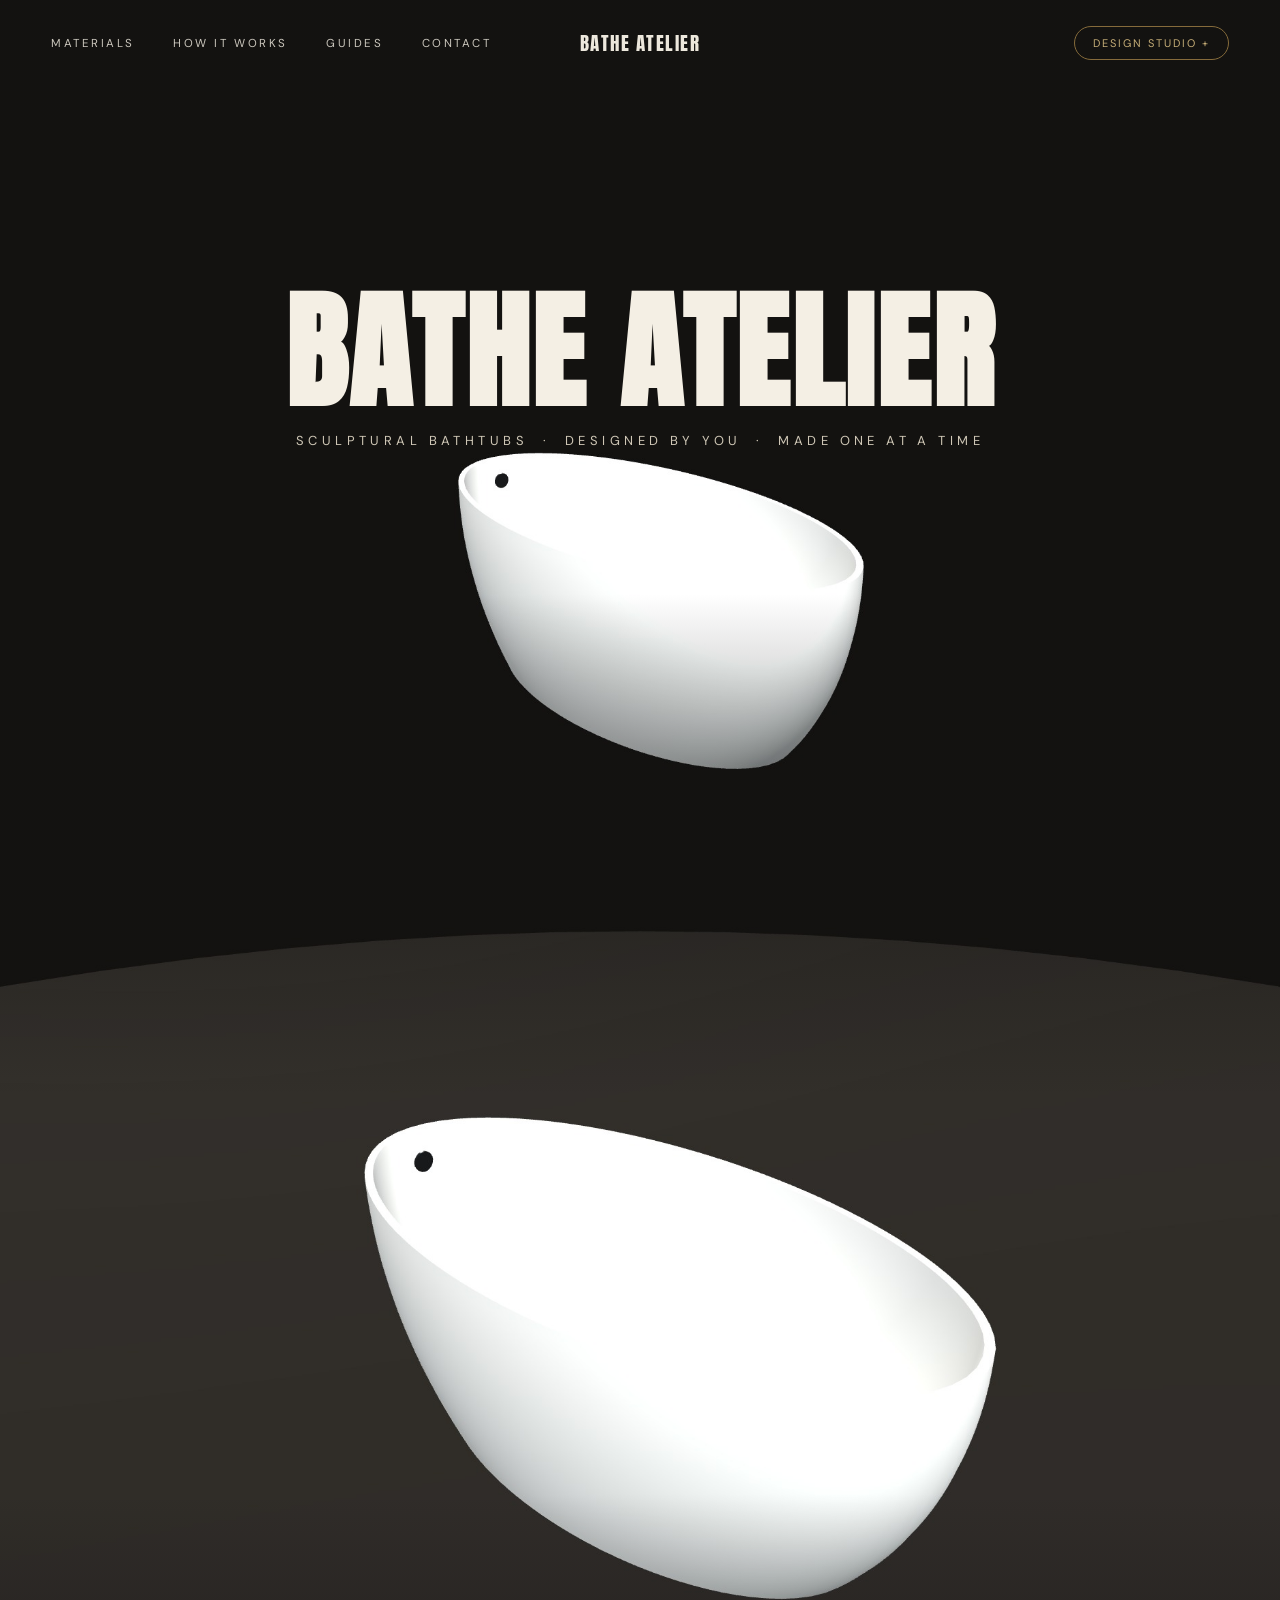
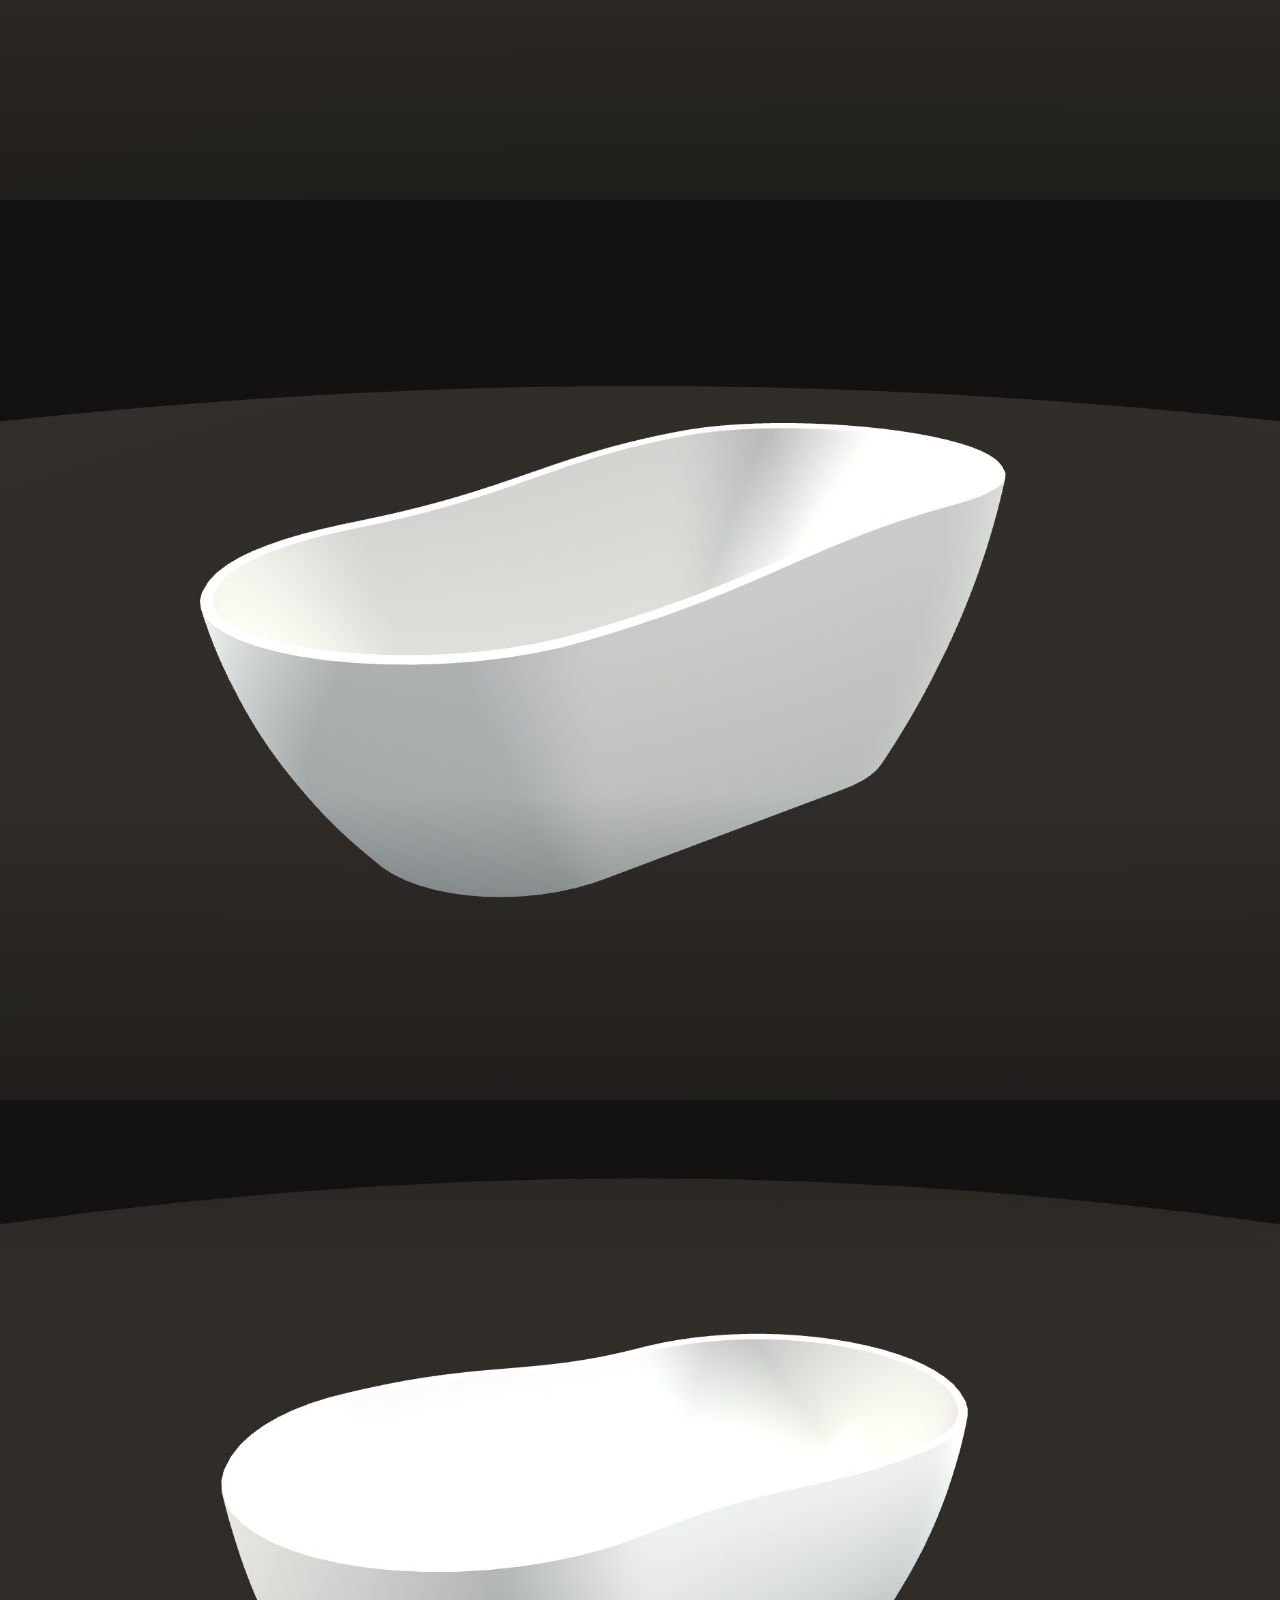
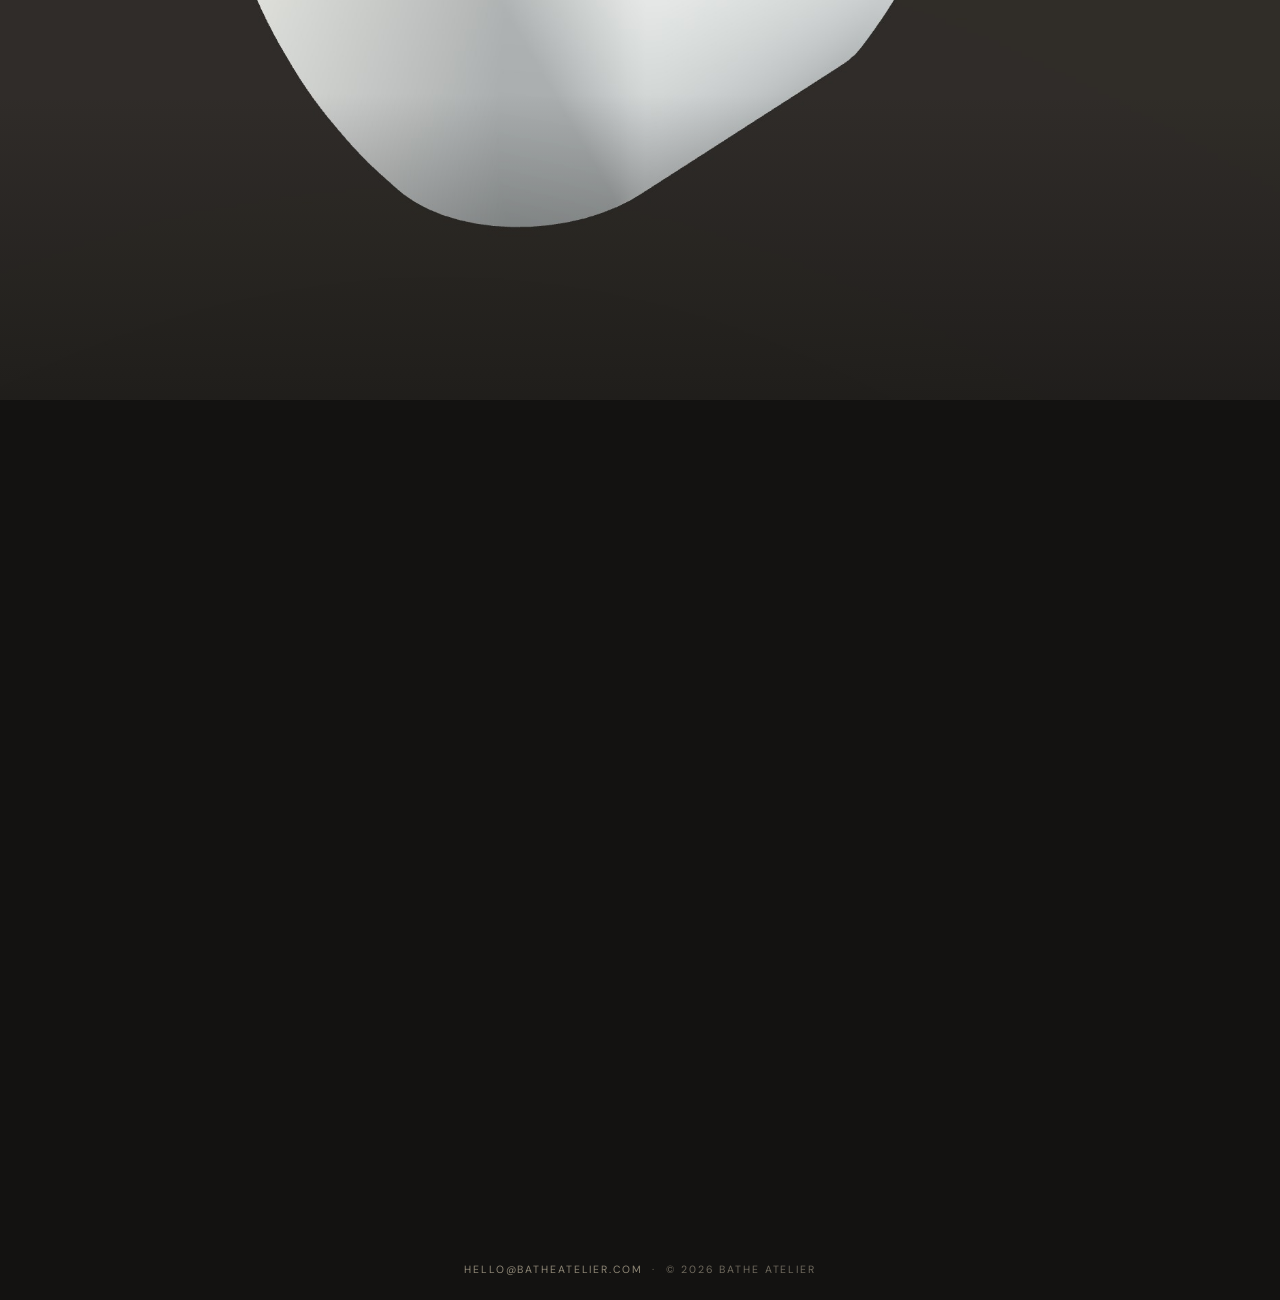
<file: index.html>
<!DOCTYPE html>
<html lang="en">
<head>
<meta charset="UTF-8">
<meta name="viewport" content="width=device-width, initial-scale=1.0">
<title>Bathe Atelier — Sculptural Bathtubs, Made to Order</title>
<meta name="description" content="Sculptural freestanding bathtubs, designed by you and made to order — one at a time. Shape yours in the 3D Design Studio.">
<link rel="canonical" href="https://batheatelier.com/">
<meta property="og:type" content="website">
<meta property="og:site_name" content="Bathe Atelier">
<meta property="og:title" content="Bathe Atelier — Sculptural Bathtubs, Made to Order">
<meta property="og:description" content="Sculptural freestanding bathtubs, designed by you and made to order — one at a time.">
<link rel="preconnect" href="https://fonts.googleapis.com">
<link rel="preconnect" href="https://fonts.gstatic.com" crossorigin>
<link href="https://fonts.googleapis.com/css2?family=Anton&family=DM+Sans:opsz,wght@9..40,300..700&display=swap" rel="stylesheet">
<style>
  * { margin:0; padding:0; box-sizing:border-box; }
  html { scroll-behavior:smooth; }
  body { background:#131211; color:#ece7dc; font-family:"DM Sans",system-ui,sans-serif; }
  ::selection { background:#9a7b43; color:#131211; }

  /* ===== 懸浮極簡導覽 ===== */
  nav { position:fixed; inset:0 0 auto 0; z-index:50; display:flex; align-items:center; justify-content:space-between;
        padding:26px clamp(20px,4vw,56px); }
  nav .links { display:flex; gap:clamp(18px,3vw,44px); }
  nav a { color:#ece7dc; text-decoration:none; font-size:11.5px; letter-spacing:.22em; text-transform:uppercase; opacity:.85; transition:opacity .2s; }
  nav a:hover { opacity:1; }
  nav .brand { font-family:'Anton',sans-serif; font-size:19px; letter-spacing:.08em; color:#ece7dc; text-decoration:none;
               position:absolute; left:50%; transform:translateX(-50%); opacity:1; }
  nav .cta { border:1px solid #9a7b43; border-radius:999px; padding:9px 18px; color:#e6c98a; font-size:11px; letter-spacing:.18em; }
  nav .cta:hover { background:#9a7b43; color:#131211; opacity:1; }

  /* ===== 全螢幕幕式段落 ===== */
  main { scroll-snap-type:y proximity; }
  section.act { position:relative; height:100vh; min-height:640px; scroll-snap-align:start; overflow:hidden;
                display:flex; align-items:center; justify-content:center; }
  section.act .bg { position:absolute; inset:0; background-size:cover; background-position:center;
                    transform:scale(1.06); animation:drift 26s ease-in-out infinite alternate; }
  @keyframes drift { from { transform:scale(1.06) translateY(0); } to { transform:scale(1.12) translateY(-1.5%); } }
  section.act .veil { position:absolute; inset:0; background:linear-gradient(to top, rgba(19,18,17,.55) 0%, rgba(19,18,17,0) 34%),
                                              linear-gradient(to bottom, rgba(19,18,17,.35) 0%, rgba(19,18,17,0) 22%); }

  /* Hero */
  .hero-center { position:relative; text-align:center; padding:0 20px; transform:translateY(-9vh); }
  .hero-center h1 { font-family:'Anton',sans-serif; font-size:clamp(52px,10vw,150px); line-height:.98; letter-spacing:.02em; color:#f4efe4;
                    text-transform:uppercase; }
  .hero-center .sub { margin-top:18px; font-size:clamp(10.5px,1.2vw,13px); letter-spacing:.34em; text-transform:uppercase; color:#cfc7b6; }
  .scroll-cue { position:absolute; bottom:30px; left:50%; transform:translateX(-50%); width:1px; height:56px; overflow:hidden; }
  .scroll-cue::after { content:''; position:absolute; left:0; top:-56px; width:1px; height:56px; background:#e6c98a; animation:cue 2.2s ease-in-out infinite; }
  @keyframes cue { 55%,100% { transform:translateY(112px); } }

  /* 幕：作品 */
  .caption { position:absolute; left:clamp(20px,4vw,56px); bottom:clamp(26px,4vh,44px); max-width:70%; }
  .caption .name { font-family:'Anton',sans-serif; font-size:clamp(38px,6vw,84px); letter-spacing:.03em; text-transform:uppercase; color:#f4efe4; line-height:1; }
  .caption .line { margin-top:10px; font-size:clamp(12px,1.3vw,15px); letter-spacing:.12em; color:#cfc7b6; text-transform:uppercase; }
  .act-cta { position:absolute; right:clamp(20px,4vw,56px); bottom:clamp(30px,4.5vh,48px); border:1px solid rgba(236,231,220,.55);
             border-radius:999px; padding:12px 22px; color:#ece7dc; text-decoration:none; font-size:11.5px; letter-spacing:.2em;
             text-transform:uppercase; backdrop-filter:blur(4px); transition:all .25s; white-space:nowrap; }
  .act-cta:hover { background:#ece7dc; color:#131211; border-color:#ece7dc; }

  /* 進場動效 */
  .rise { opacity:0; transform:translateY(26px); transition:opacity .9s ease, transform .9s ease; }
  .in .rise { opacity:1; transform:none; }
  .in .rise.d1 { transition-delay:.12s; } .in .rise.d2 { transition-delay:.24s; }

  /* 終幕 CTA */
  .finale { background:#131211; flex-direction:column; text-align:center; }
  .finale h2 { font-family:'Anton',sans-serif; font-size:clamp(46px,9vw,130px); letter-spacing:.02em; text-transform:uppercase; color:#f4efe4; line-height:1; }
  .finale p { margin:22px 0 34px; font-size:clamp(12px,1.4vw,15px); letter-spacing:.22em; text-transform:uppercase; color:#b5ac9c; }
  .finale .go { border:1px solid #9a7b43; background:transparent; border-radius:999px; padding:16px 34px; color:#e6c98a; font-size:12.5px;
                letter-spacing:.24em; text-transform:uppercase; text-decoration:none; transition:all .25s; }
  .finale .go:hover { background:#9a7b43; color:#131211; }
  footer { position:absolute; bottom:24px; left:0; right:0; text-align:center; font-size:10.5px; letter-spacing:.18em;
           color:#6f695d; text-transform:uppercase; }
  footer a { color:#8f8776; text-decoration:none; }

  @media (max-width:760px){
    nav .links { display:none; }
    nav .brand { position:static; transform:none; }
    .caption { max-width:88%; bottom:96px; }
    .act-cta { right:auto; left:clamp(20px,4vw,56px); }
  }
</style>
</head>
<body>

<nav>
  <div class="links">
    <a href="materials.html">Materials</a>
    <a href="how-it-works.html">How it works</a>
    <a href="guides.html">Guides</a>
    <a href="contact.html">Contact</a>
  </div>
  <a class="brand" href="index.html">BATHE&nbsp;ATELIER</a>
  <a class="cta" href="customize.html">Design Studio +</a>
</nav>

<main>
  <!-- 第一幕：Hero（開場影片之後會放在這裡；目前以渲染圖佔位） -->
  <section class="act" id="hero">
    <div class="bg" style="background-image:url('assets/hero-darwin.jpg')"></div>
    <div class="veil"></div>
    <div class="hero-center">
      <h1 class="rise">Bathe Atelier</h1>
      <div class="sub rise d1">Sculptural bathtubs &nbsp;·&nbsp; designed by you &nbsp;·&nbsp; made one at a time</div>
    </div>
    <div class="scroll-cue"></div>
  </section>

  <!-- 第二幕：Darwin -->
  <section class="act">
    <div class="bg" style="background-image:url('assets/act-darwin.jpg')"></div>
    <div class="veil"></div>
    <div class="caption">
      <div class="name rise">Darwin</div>
      <div class="line rise d1">Carved by water</div>
    </div>
    <a class="act-cta rise d2" href="customize.html">Design from this →</a>
  </section>

  <!-- 第三幕：Marbella -->
  <section class="act">
    <div class="bg" style="background-image:url('assets/act-marbella.jpg')"></div>
    <div class="veil"></div>
    <div class="caption">
      <div class="name rise">Marbella</div>
      <div class="line rise d1">A quiet classic</div>
    </div>
    <a class="act-cta rise d2" href="customize.html?shape=stadium&L=1600&W=800&H=485&t=20&b=40&r=150&dH=95&egg=0&taper=72&arc=60&rim=round&drain=center&slope=1.5&wallMode=arc&wallR=2000">Design from this →</a>
  </section>

  <!-- 第四幕：Victoria -->
  <section class="act">
    <div class="bg" style="background-image:url('assets/act-victoria.jpg')"></div>
    <div class="veil"></div>
    <div class="caption">
      <div class="name rise">Victoria</div>
      <div class="line rise d1">Made for the long soak</div>
    </div>
    <a class="act-cta rise d2" href="customize.html?shape=stadium&L=1600&W=800&H=490&t=20&b=40&r=150&dH=110&egg=0&taper=75&arc=55&rim=round&drain=back&slope=1.5&wallMode=arc&wallR=1800">Design from this →</a>
  </section>

  <!-- 終幕 -->
  <section class="act finale">
    <h2 class="rise">One of One</h2>
    <p class="rise d1">Design a bathtub that will exist only once</p>
    <a class="go rise d2" href="customize.html">Open the Design Studio</a>
    <footer><a href="mailto:hello@batheatelier.com">hello@batheatelier.com</a> &nbsp;·&nbsp; © 2026 Bathe Atelier</footer>
  </section>
</main>

<script>
// 進場動效：段落進入視口時觸發
const io = new IntersectionObserver(es => es.forEach(e => e.target.classList.toggle('in', e.isIntersecting)), {threshold:0.35});
document.querySelectorAll('section.act').forEach(s => io.observe(s));
</script>
</body>
</html>
</file>
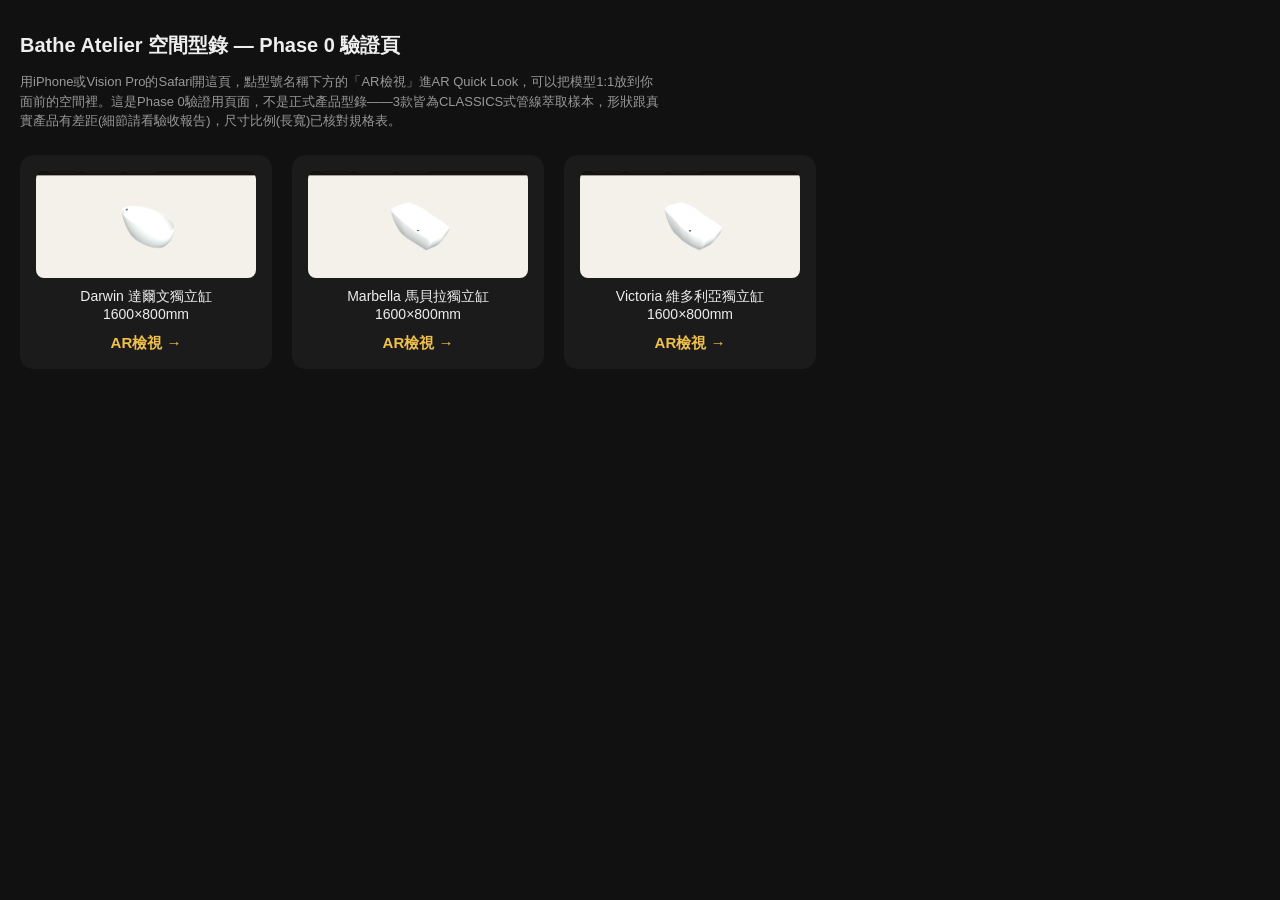
<file: visionpro-catalog/index.html>
<!DOCTYPE html>
<html lang="zh-Hant">
<head>
<meta charset="utf-8">
<meta name="viewport" content="width=device-width, initial-scale=1">
<title>Bathe Atelier 空間型錄 — Phase 0</title>
<style>
  :root { color-scheme: dark; }
  body { font-family: -apple-system, BlinkMacSystemFont, "Segoe UI", sans-serif; background:#111; color:#eee; margin:0; padding:32px 20px; }
  h1 { font-size:20px; margin:0 0 6px; }
  p.note { color:#999; font-size:13px; max-width:640px; line-height:1.5; }
  .grid { display:flex; flex-wrap:wrap; gap:20px; margin-top:24px; }
  .card { background:#1b1b1b; border-radius:14px; padding:16px; width:220px; text-align:center; }
  .card img { width:100%; border-radius:8px; background:#f4f1ea; display:block; }
  .card a.ar-link { display:block; margin-top:12px; color:#f0c04a; text-decoration:none; font-weight:600; font-size:15px; }
  .card .name { margin-top:10px; font-size:14px; }
</style>
</head>
<body>
<h1>Bathe Atelier 空間型錄 — Phase 0 驗證頁</h1>
<p class="note">用iPhone或Vision Pro的Safari開這頁，點型號名稱下方的「AR檢視」進AR Quick Look，可以把模型1:1放到你面前的空間裡。這是Phase 0驗證用頁面，不是正式產品型錄——3款皆為CLASSICS式管線萃取樣本，形狀跟真實產品有差距(細節請看驗收報告)，尺寸比例(長寬)已核對規格表。</p>
<div class="grid">
  <div class="card">
    <a rel="ar" href="darwin.usdz"><img src="darwin.png" alt="Darwin 達爾文獨立缸"></a>
    <div class="name">Darwin 達爾文獨立缸<br>1600×800mm</div>
    <a class="ar-link" rel="ar" href="darwin.usdz">AR檢視 →</a>
  </div>
  <div class="card">
    <a rel="ar" href="marbella.usdz"><img src="marbella.png" alt="Marbella 馬貝拉獨立缸"></a>
    <div class="name">Marbella 馬貝拉獨立缸<br>1600×800mm</div>
    <a class="ar-link" rel="ar" href="marbella.usdz">AR檢視 →</a>
  </div>
  <div class="card">
    <a rel="ar" href="victoria.usdz"><img src="victoria.png" alt="Victoria 維多利亞獨立缸"></a>
    <div class="name">Victoria 維多利亞獨立缸<br>1600×800mm</div>
    <a class="ar-link" rel="ar" href="victoria.usdz">AR檢視 →</a>
  </div>
</div>
</body>
</html>
</file>
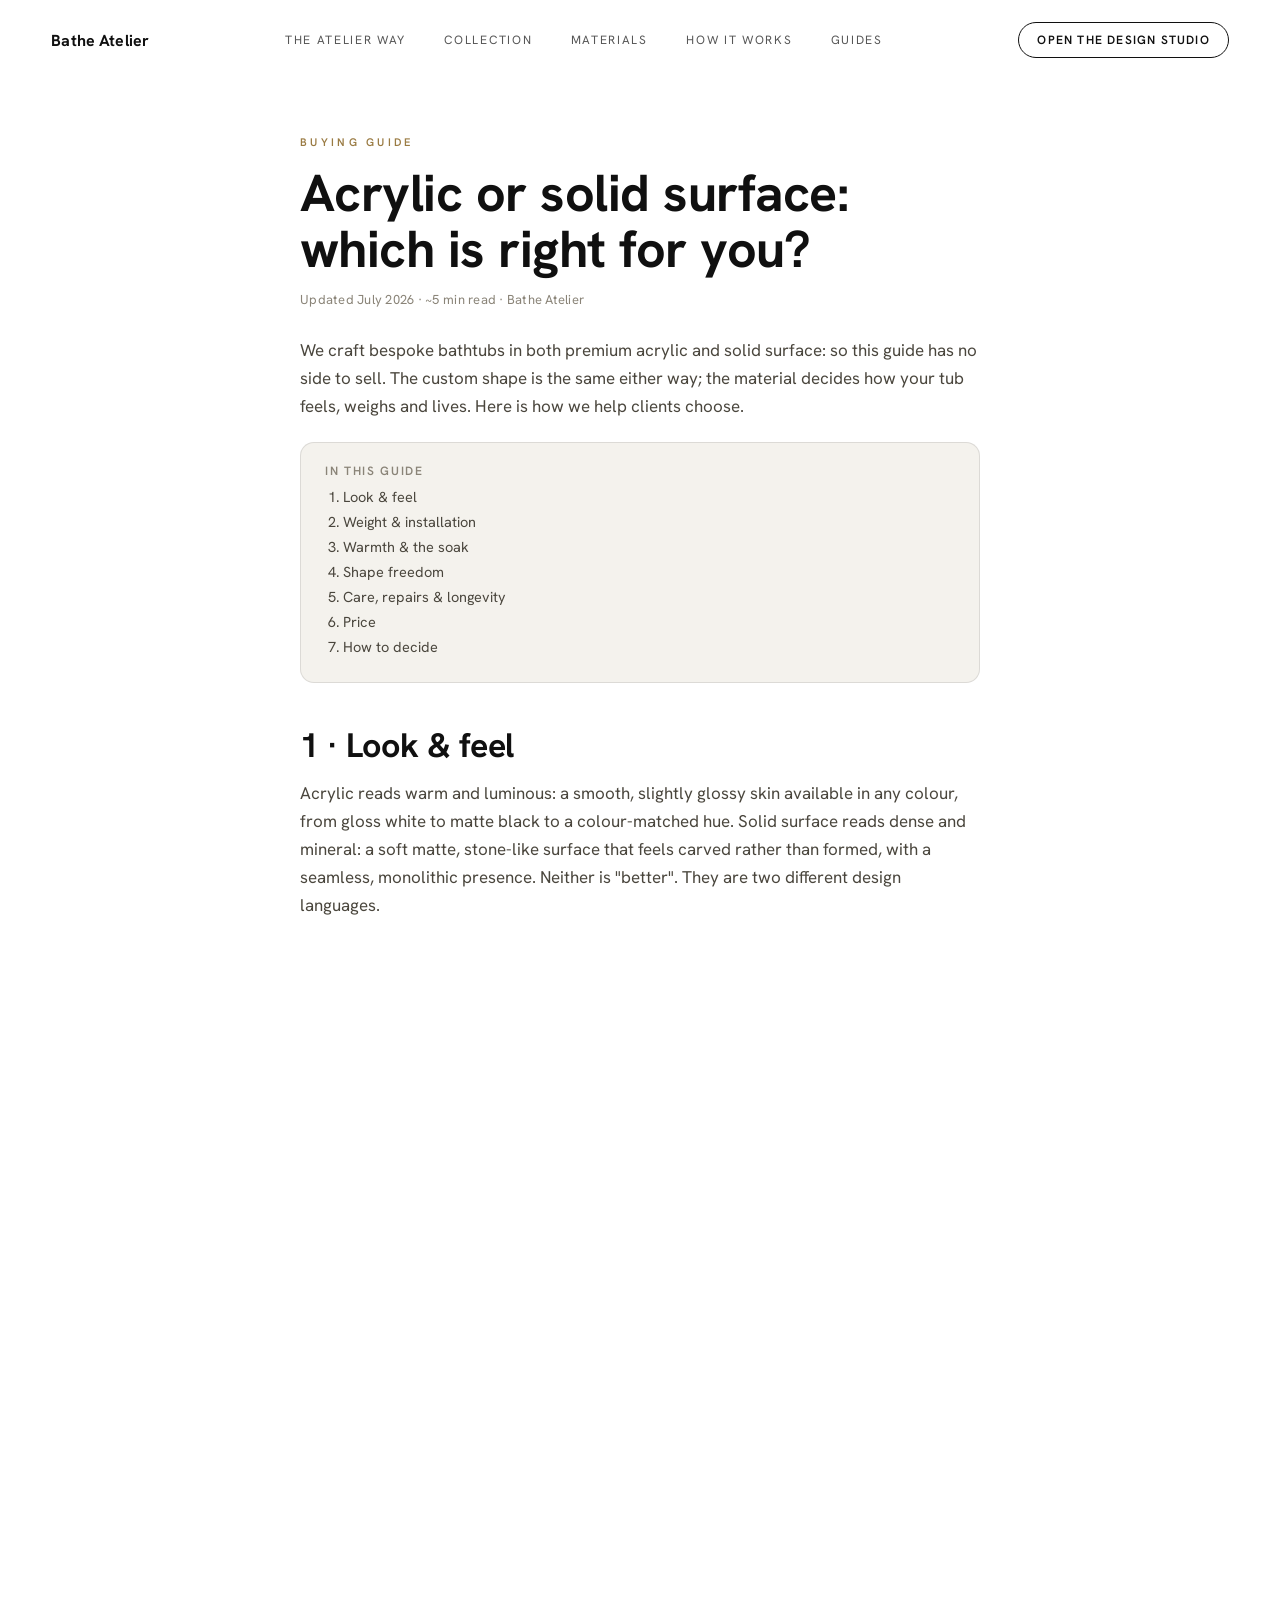
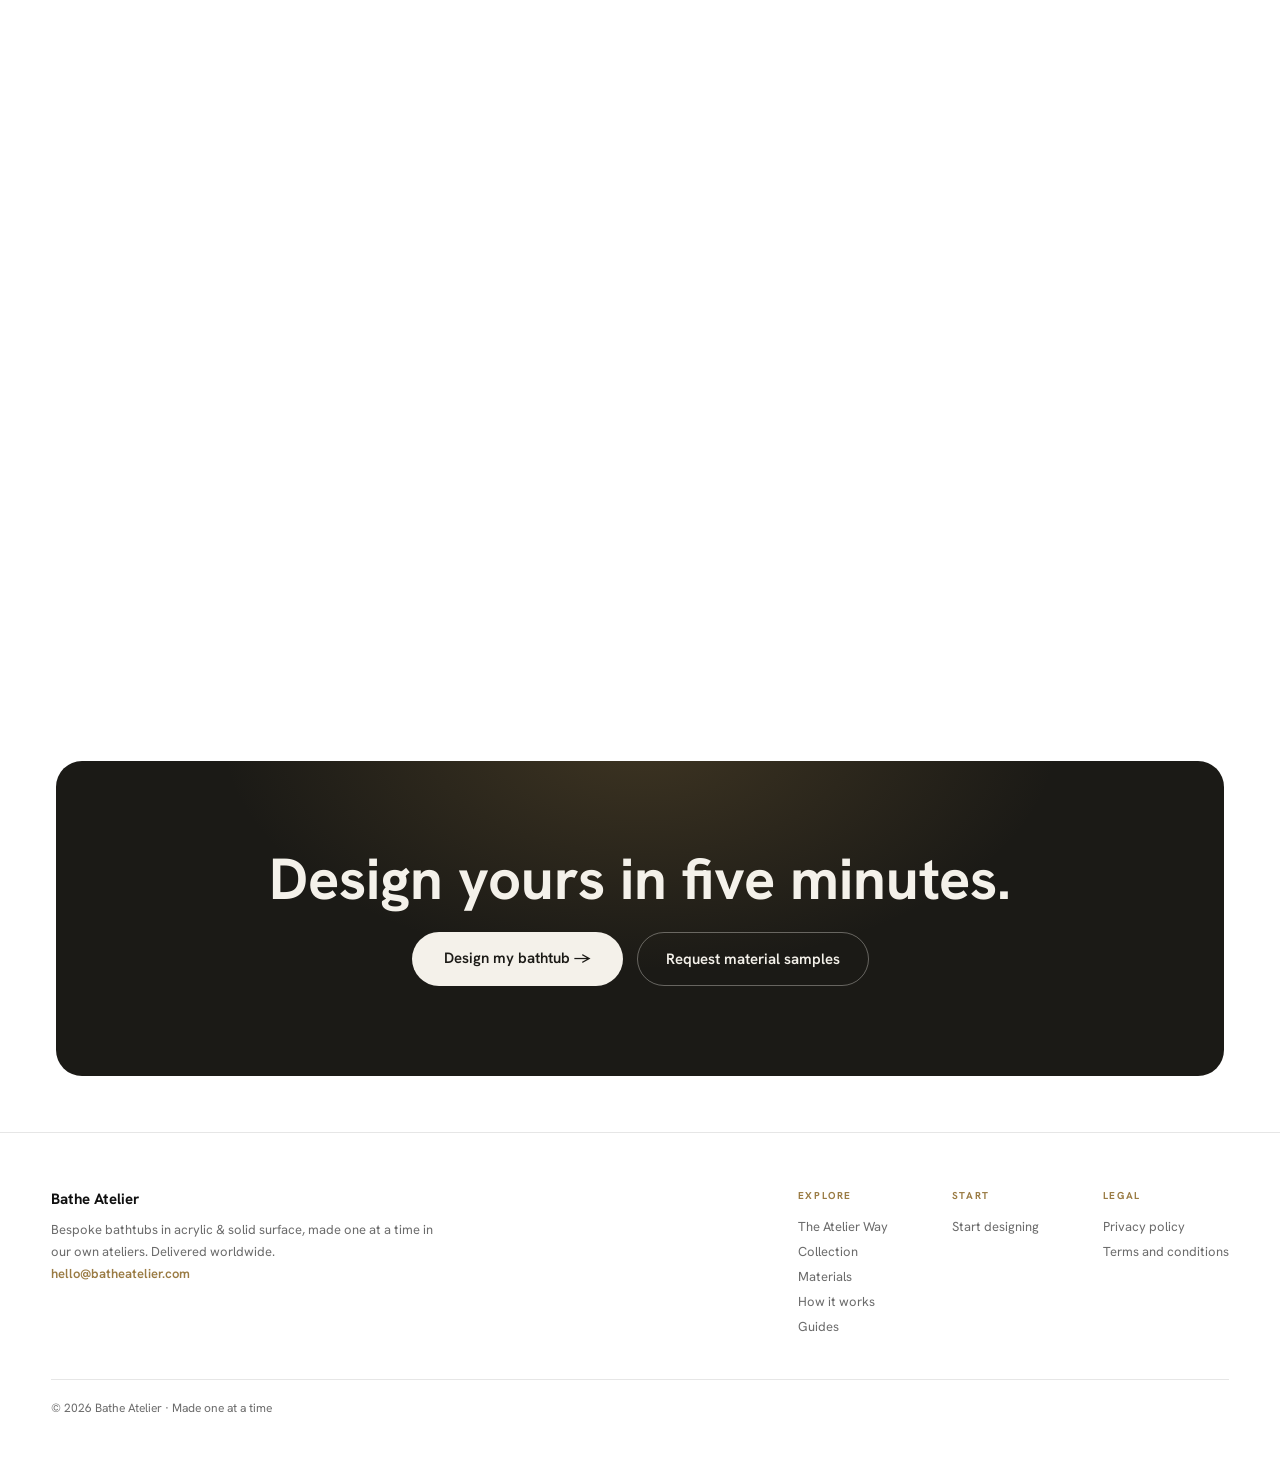
<file: acrylic-vs-stone-resin.html>
<!DOCTYPE html>
<html>
<head>
<meta charset="utf-8">
<link rel="icon" type="image/svg+xml" href="assets/favicon.svg">
<link rel="alternate icon" href="assets/favicon.ico">
<meta name="robots" content="noindex">
<meta http-equiv="refresh" content="0; url=choosing-your-material.html">
<link rel="canonical" href="choosing-your-material.html">
<title>Redirecting…</title>
</head>
<body>
<p>This page has moved. <a href="choosing-your-material.html">Continue to Choosing your material →</a></p>
</body>
</html>
</file>
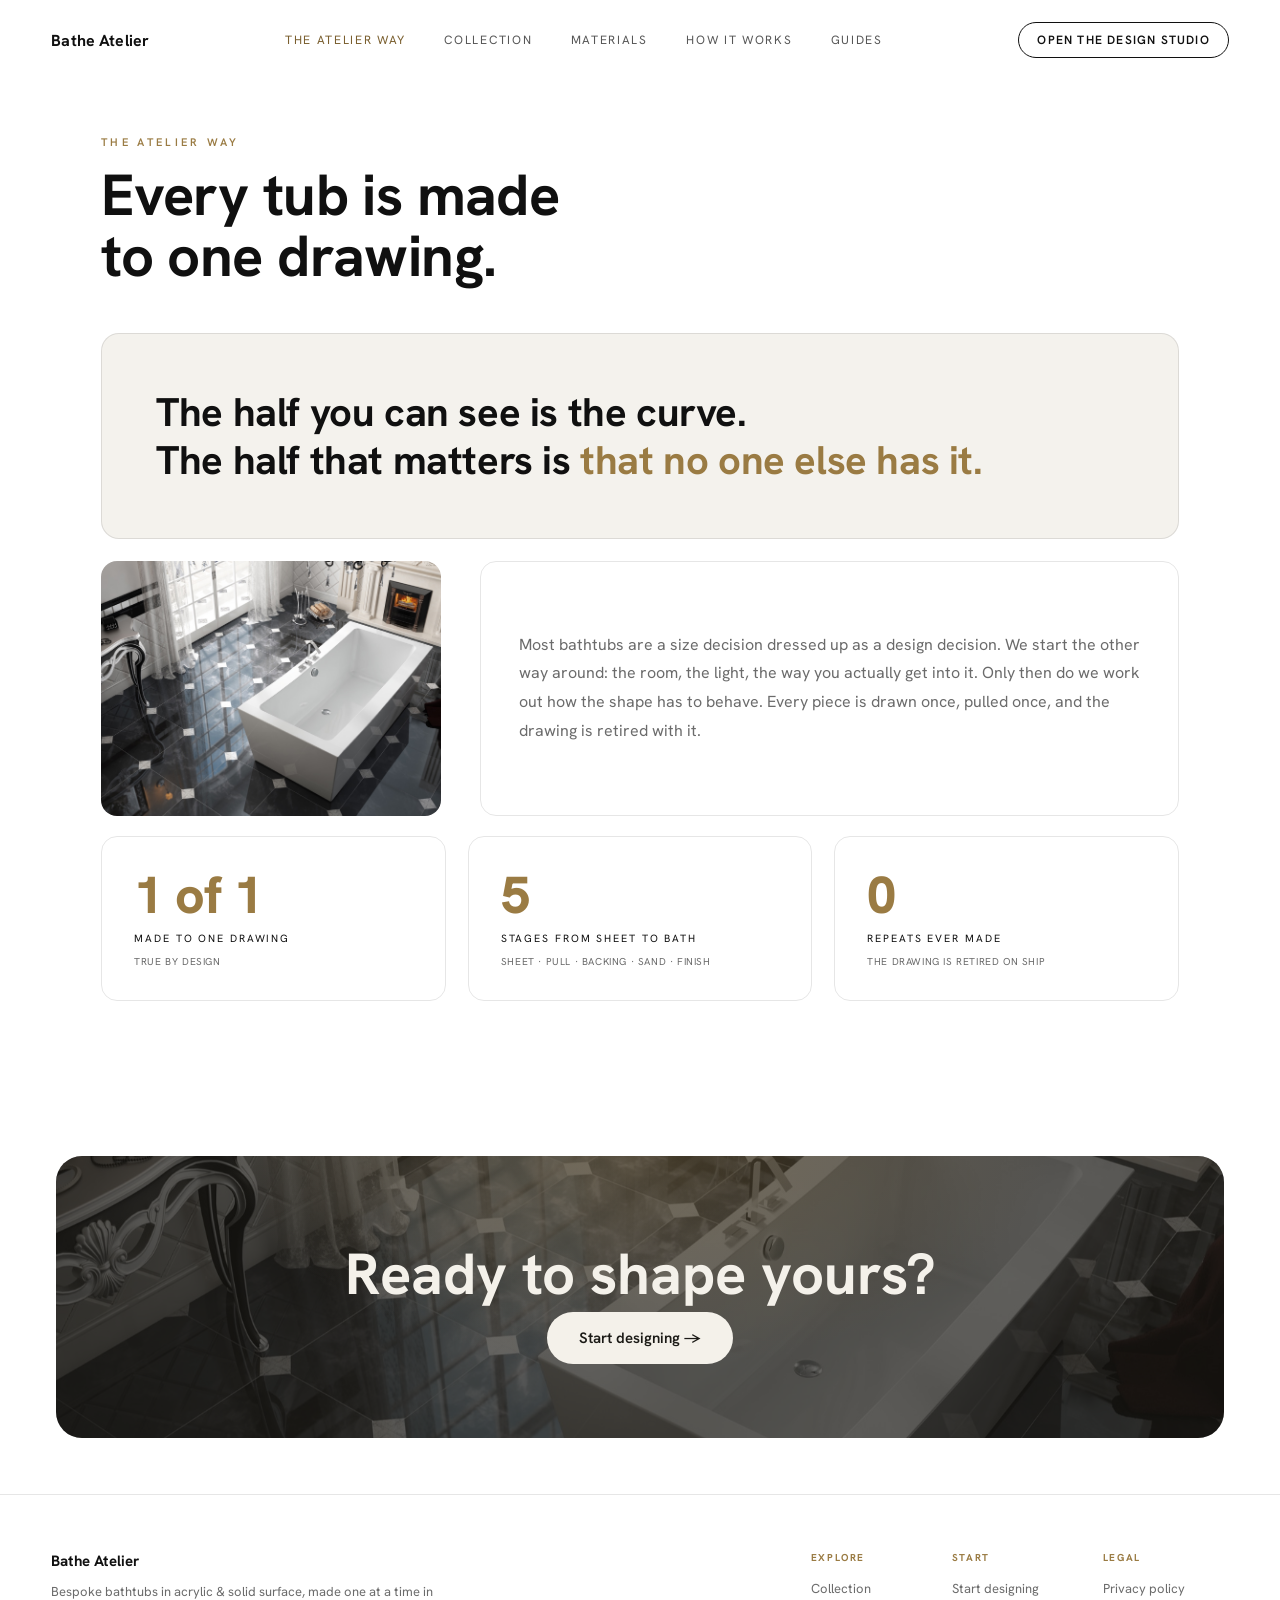
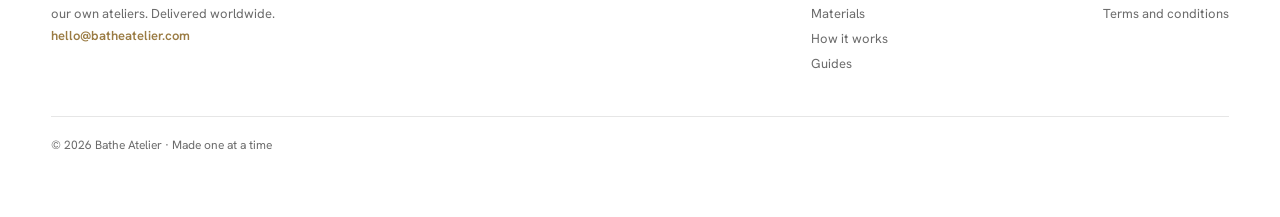
<file: atelier-way.html>
<!DOCTYPE html>
<html lang="en">
<head>
<meta charset="UTF-8">
<meta name="viewport" content="width=device-width, initial-scale=1.0">
<link rel="icon" type="image/svg+xml" href="assets/favicon.svg">
<link rel="alternate icon" href="assets/favicon.ico">
<meta name="robots" content="noindex, nofollow">
<title>The Atelier Way: Every Tub Made to One Drawing | Bathe Atelier</title>
<meta name="description" content="The half you can see is the curve. The half that matters is that no one else has it: how we design and make every bathtub.">
<link rel="preconnect" href="https://fonts.googleapis.com">
<link rel="preconnect" href="https://fonts.gstatic.com" crossorigin>
<link href="https://fonts.googleapis.com/css2?family=Hanken+Grotesk:ital,wght@0,300..800;1,400&display=swap" rel="stylesheet">
<style>
  :root{
    --ink:#101010; --paper:#ffffff; --cream:#f4f2ed; --line:rgba(16,16,16,.10);
    --muted:#6b6b6b; --accent:#c69e63; --accent-deep:#9a7b43;
  }
  *{margin:0;padding:0;box-sizing:border-box}
  body{background:var(--paper);color:var(--ink);font-family:"Hanken Grotesk",system-ui,sans-serif;-webkit-font-smoothing:antialiased}
  ::selection{background:var(--accent);color:var(--ink)}
  a{color:inherit;text-decoration:none}

  header{max-width:1180px;margin:0 auto;padding:clamp(108px,15vh,148px) clamp(18px,4vw,56px) 10px}
  header .eyebrow{font-size:11px;letter-spacing:.3em;text-transform:uppercase;color:var(--accent-deep);font-weight:600;margin-bottom:16px}
  header h1{font-size:clamp(32px,5vw,58px);font-weight:700;line-height:1.05;letter-spacing:-.01em;max-width:16ch}

  .band{padding:clamp(20px,4vh,40px) clamp(18px,4vw,56px) clamp(70px,11vh,120px);max-width:1180px;margin:0 auto}
  .reveal{opacity:0;transform:translateY(24px);transition:opacity .7s ease,transform .7s ease}
  .reveal.in{opacity:1;transform:none}

  .quote{border:1px solid var(--line);border-radius:18px;padding:clamp(28px,4.5vw,54px);background:var(--cream)}
  .quote p{font-size:clamp(22px,3.4vw,40px);font-weight:700;line-height:1.2;letter-spacing:-.01em;
    color:var(--ink);text-wrap:balance}
  .quote p em{font-style:normal;color:var(--accent-deep)}

  .split{display:grid;grid-template-columns:minmax(0,340px) minmax(0,1fr);gap:clamp(18px,3vw,40px);margin-top:22px}
  @media(max-width:800px){.split{grid-template-columns:1fr}}
  .split .shot{border-radius:16px;overflow:hidden;background:var(--cream);aspect-ratio:4/3;
    background-size:cover;background-position:center}
  .split .body{border:1px solid var(--line);border-radius:16px;padding:clamp(22px,3vw,38px);
    font-size:clamp(13.5px,1.3vw,16px);line-height:1.8;color:var(--muted);display:flex;align-items:center}

  .stats{display:grid;grid-template-columns:repeat(3,1fr);gap:clamp(12px,2vw,22px);margin-top:20px}
  @media(max-width:720px){.stats{grid-template-columns:1fr}}
  .stat{border:1px solid var(--line);border-radius:16px;padding:clamp(20px,2.6vw,32px)}
  .stat b{display:block;font-size:clamp(32px,4.6vw,52px);font-weight:800;letter-spacing:-.02em;
    color:var(--accent-deep);font-variant-numeric:tabular-nums;line-height:1}
  .stat span{display:block;margin-top:10px;font-size:10.5px;letter-spacing:.18em;text-transform:uppercase;color:var(--ink)}
  .stat u{display:block;margin-top:10px;font-size:10px;letter-spacing:.06em;text-transform:uppercase;
    color:var(--muted);text-decoration:none}

  footer{border-top:1px solid var(--line);padding:56px clamp(18px,4vw,56px) 64px}
  .foot{max-width:1180px;margin:0 auto;display:flex;flex-wrap:wrap;gap:28px 56px;justify-content:space-between;align-items:flex-start}
  .foot .brandline{max-width:44ch}
  .foot .brandline b{display:block;font-size:15px;font-weight:700;margin-bottom:10px}
  .foot .brandline p{font-size:13px;line-height:1.7;color:var(--muted)}
  .foot .brandline a{color:var(--accent-deep);font-weight:600}
  .foot .cols{display:flex;gap:clamp(28px,5vw,72px)}
  .foot .col span{display:block;font-size:10px;letter-spacing:.16em;text-transform:uppercase;color:var(--accent-deep);font-weight:700;margin-bottom:12px}
  .foot .col a{display:block;font-size:13px;color:var(--muted);padding:4px 0;transition:color .2s}
  .foot .col a:hover{color:var(--ink)}
  .legal{max-width:1180px;margin:40px auto 0;padding-top:20px;border-top:1px solid var(--line);
    font-size:12px;color:var(--muted)}
</style>
</head>
<body>
<script src="lib-site-nav.js"></script>

<header>
  <div class="eyebrow">The Atelier Way</div>
  <h1>Every tub is made to one drawing.</h1>
</header>

<div class="band">
  <div class="quote reveal">
    <p>The half you can see is the curve.<br>The half that matters is <em>that no one else has it.</em></p>
  </div>
  <div class="split">
    <div class="shot reveal" style="background-image:url(assets/product/prod-boulder-scene.jpg)"></div>
    <div class="body reveal">Most bathtubs are a size decision dressed up as a design decision. We start the other way around: the room, the light, the way you actually get into it. Only then do we work out how the shape has to behave. Every piece is drawn once, pulled once, and the drawing is retired with it.</div>
  </div>
  <div class="stats" id="stats">
    <div class="stat reveal"><b data-to="1" data-suffix=" of 1">0</b><span>Made to one drawing</span><u>true by design</u></div>
    <div class="stat reveal"><b data-to="5" data-suffix="">0</b><span>Stages from sheet to bath</span><u>sheet · pull · backing · sand · finish</u></div>
    <div class="stat reveal"><b data-to="0" data-suffix="">0</b><span>Repeats ever made</span><u>the drawing is retired on ship</u></div>
  </div>
</div>

<section style="padding:clamp(20px,5vw,56px)"><div style="max-width:1180px;margin:0 auto;background:#1b1a16;color:#f4f1ea;border-radius:26px;padding:clamp(46px,7vw,96px) clamp(28px,6vw,80px);text-align:center;position:relative;overflow:hidden"><div style="position:absolute;inset:0;background:url(assets/product/prod-boulder-scene.jpg) center/cover;opacity:.32;pointer-events:none"></div><div style="position:absolute;inset:0;background:radial-gradient(700px 400px at 50% -10%,rgba(154,123,67,.28),transparent 60%);pointer-events:none"></div><div style="position:relative"><h2 style="font-family:'Hanken Grotesk',sans-serif;font-weight:700;line-height:1.03;font-size:clamp(30px,4.6vw,58px);margin:0 auto 22px;max-width:16em">Ready to shape yours?</h2><a href="home-motion.html#studio" style="text-decoration:none;background:#f4f1ea;color:#1b1a16;padding:16px 32px;border-radius:999px;font-size:15px;font-weight:600">Start designing →</a></div></div></section>

<footer>
  <div class="foot">
    <div class="brandline">
      <b>Bathe Atelier</b>
      <p>Bespoke bathtubs in acrylic &amp; solid surface, made one at a time in our own ateliers. Delivered worldwide.<br><a href="mailto:hello@batheatelier.com">hello@batheatelier.com</a></p>
    </div>
    <div class="cols">
      <div class="col">
        <span>Explore</span>
        <a href="collection.html">Collection</a>
        <a href="materials.html">Materials</a>
        <a href="how-it-works.html">How it works</a>
        <a href="guides.html">Guides</a>
      </div>
      <div class="col">
        <span>Start</span>
        <a href="home-motion.html#studio">Start designing</a>
      </div>
      <div class="col">
        <span>Legal</span>
        <a href="privacy.html">Privacy policy</a>
        <a href="terms.html">Terms and conditions</a>
      </div>
    </div>
  </div>
  <div class="legal">© 2026 Bathe Atelier · Made one at a time</div>
</footer>

<script>
(function(){
  var io=new IntersectionObserver(function(es){
    es.forEach(function(e){ if(e.isIntersecting){ e.target.classList.add('in'); io.unobserve(e.target); } });
  },{threshold:0.16});
  document.querySelectorAll('.reveal').forEach(function(el){ io.observe(el); });

  var reduced=window.matchMedia('(prefers-reduced-motion: reduce)').matches;
  var counted=new WeakSet();
  var io2=new IntersectionObserver(function(es){
    es.forEach(function(e){
      if(!e.isIntersecting) return;
      var el=e.target; if(counted.has(el)) return; counted.add(el);
      var to=parseFloat(el.dataset.to)||0, sfx=el.dataset.suffix||'';
      if(reduced){ el.textContent=to+sfx; return; }
      var t0=null, dur=1100;
      function step(ts){
        if(t0===null) t0=ts;
        var k=Math.max(0,Math.min(1,(ts-t0)/dur)), e2=1-Math.pow(1-k,3);
        el.textContent=Math.round(to*e2)+sfx;
        if(k<1) requestAnimationFrame(step);
      }
      requestAnimationFrame(step);
    });
  },{threshold:0.5});
  document.querySelectorAll('.stat b').forEach(function(el){ io2.observe(el); });
})();
</script>
<script>
/* 2026-09-02，Lyric要求：分支比對期間，designers.html/portfolio.html/start.html這三個
   還沒套新皮膚的導覽項目直接從導覽列拿掉；logo(BATHE Atelier)連去index.html也還沒套新皮膚，
   保留品牌字樣顯示但拿掉可點擊性。只在bathe-atelier-preview這個比對快照生效，
   feat/mustsociete-restyle分支原始碼完全沒動。注意：home-motion/atelier-way/collection/
   materials/how-it-works/guides這6頁現在的nav是lib-site-nav.js在頁面載入時注入的共用元件，
   本來就不含這些項目了，這段對它們是no-op，只還對basic/medium/pro/contact/
   choosing-your-material有效。 */
(function(){
  var HIDE = ['designers.html','portfolio.html','start.html'];
  document.querySelectorAll('nav a[href]').forEach(function(a){
    var href = a.getAttribute('href');
    if(HIDE.indexOf(href) !== -1){
      a.style.display = 'none';
    } else if(href === 'index.html'){
      var span = document.createElement('span');
      span.innerHTML = a.innerHTML;
      var style = a.getAttribute('style');
      if(style) span.setAttribute('style', style);
      a.replaceWith(span);
    }
  });
})();
</script>
</body>
</html>
</file>
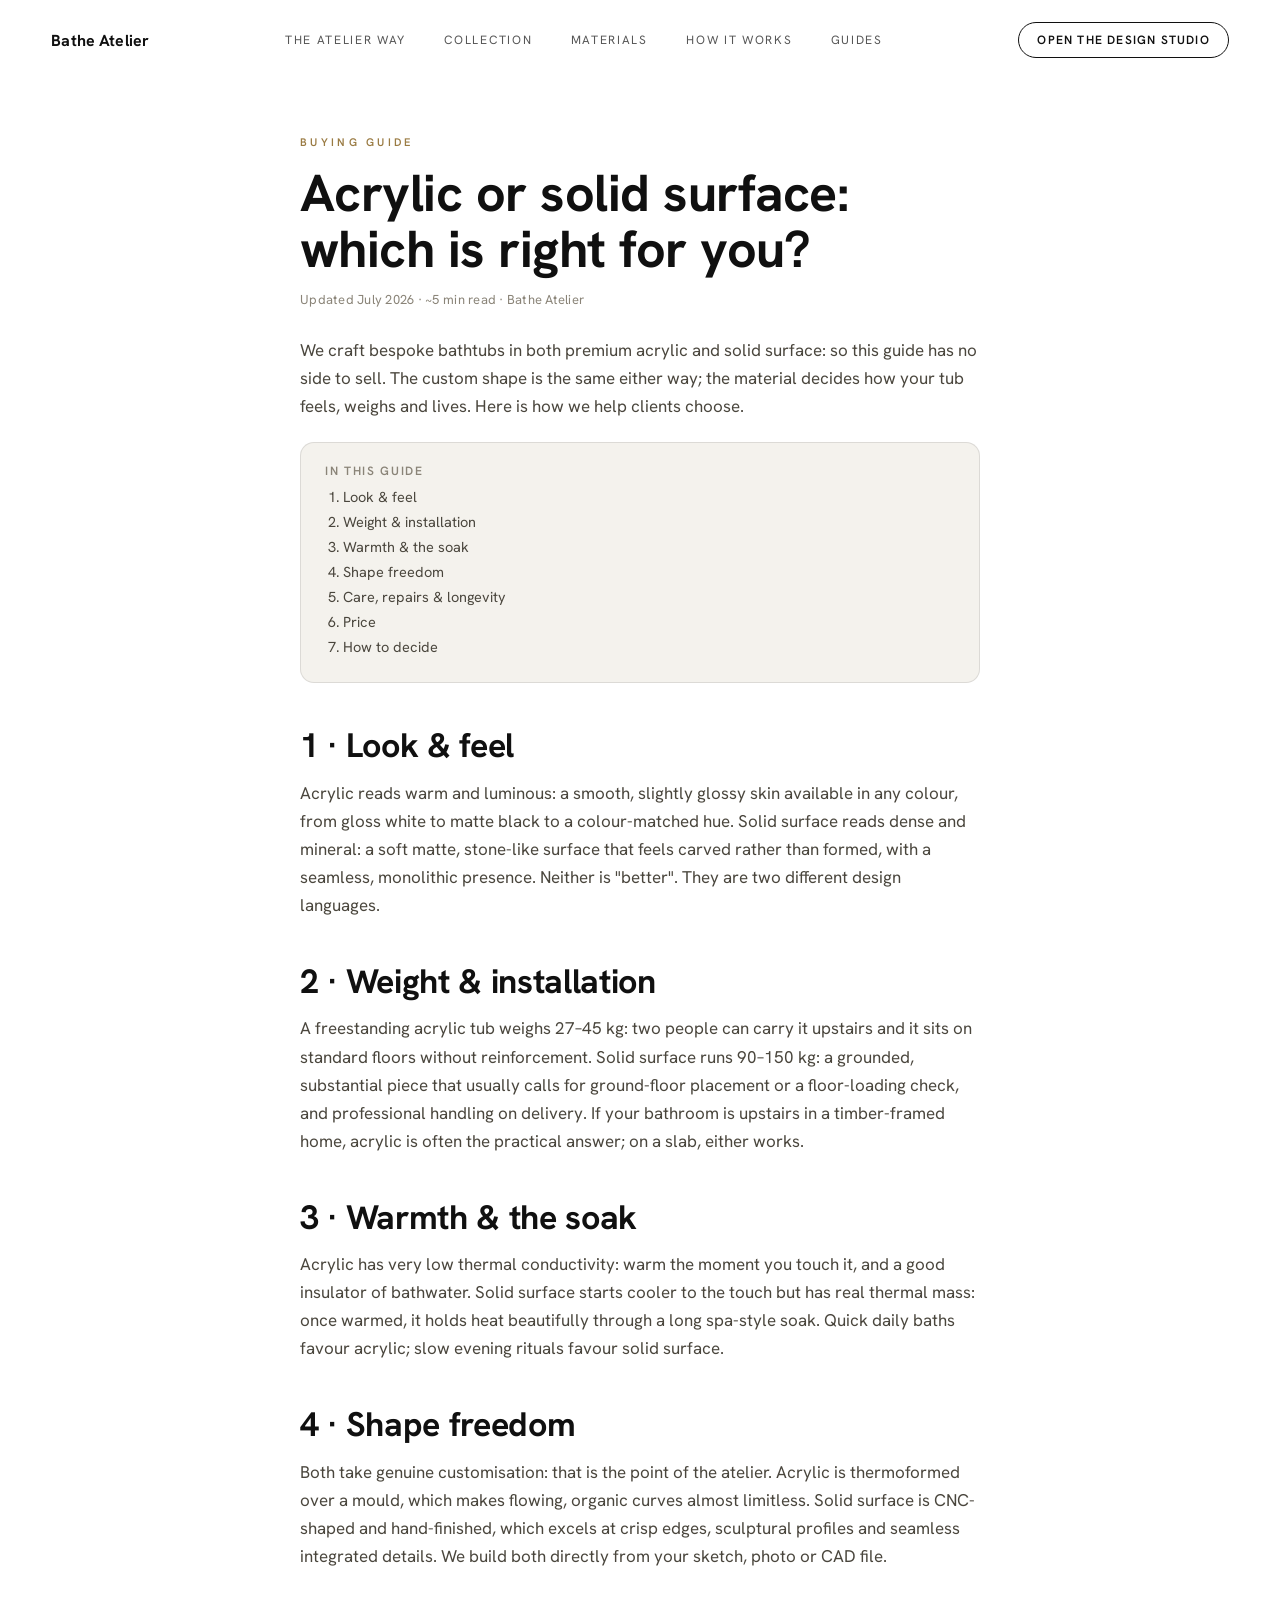
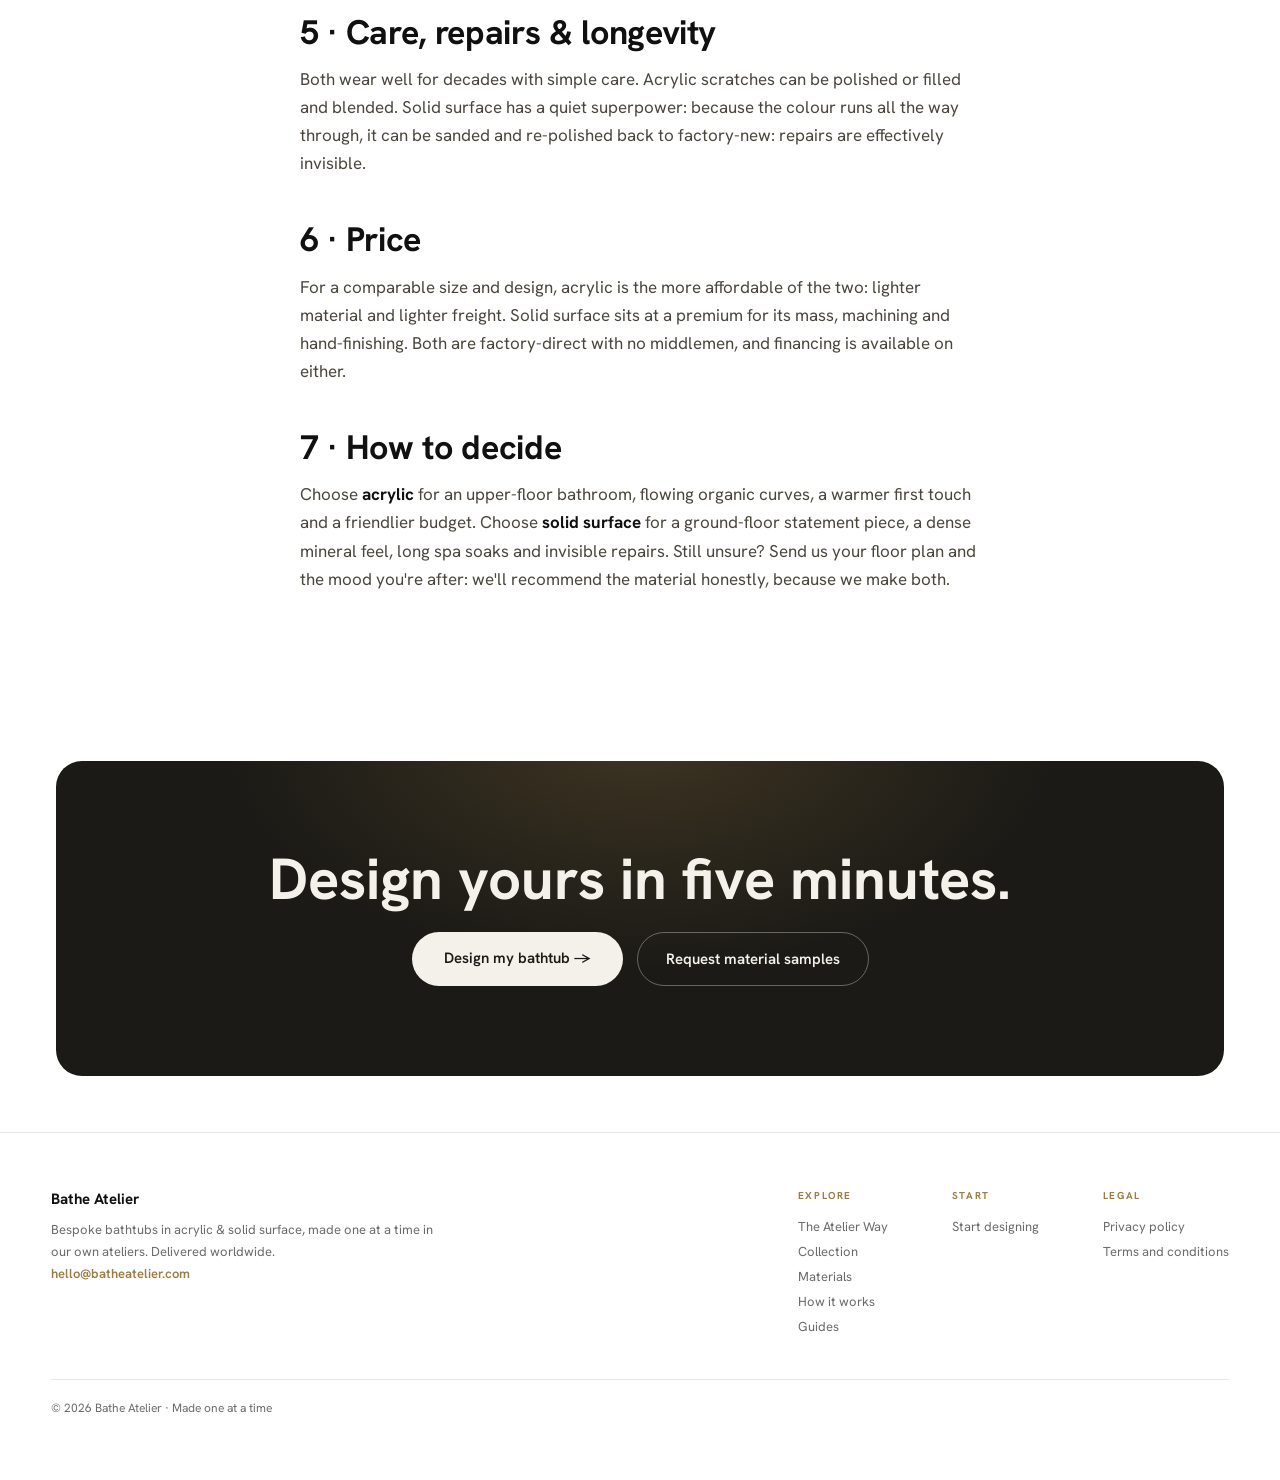
<file: choosing-your-material.html>
<!DOCTYPE html>
<html lang="en">
<head>
<meta charset="UTF-8">
<meta name="viewport" content="width=device-width, initial-scale=1.0">
<link rel="icon" type="image/svg+xml" href="assets/favicon.svg">
<link rel="alternate icon" href="assets/favicon.ico">
<meta name="robots" content="noindex, nofollow">
<title>Acrylic or Solid Surface: Which Bathtub Material Is Right for You? | Bathe Atelier</title>
<meta name="description" content="An honest buying guide from a maker of both: look &amp; feel, weight, warmth, shape freedom, repairs and price: how to choose between acrylic and solid surface.">
<link rel="canonical" href="https://batheatelier.com/choosing-your-material.html">
<link rel="preconnect" href="https://fonts.googleapis.com">
<link rel="preconnect" href="https://fonts.gstatic.com" crossorigin>
<link href="https://fonts.googleapis.com/css2?family=Hanken+Grotesk:ital,wght@0,300..800;1,400&display=swap" rel="stylesheet">
<style>
  :root{
    --ink:#101010; --paper:#ffffff; --cream:#f4f2ed; --line:rgba(16,16,16,.10);
    --muted:#6b6b6b; --accent:#c69e63; --accent-deep:#9a7b43;
  }
  *{margin:0;padding:0;box-sizing:border-box}
  body{background:var(--paper);color:var(--ink);font-family:"Hanken Grotesk",system-ui,sans-serif;-webkit-font-smoothing:antialiased}
  ::selection{background:var(--accent);color:var(--ink)}
  a{color:inherit;text-decoration:none}

  header{max-width:760px;margin:0 auto;padding:clamp(108px,15vh,148px) clamp(18px,4vw,40px) 8px}
  header .eyebrow{font-size:11px;letter-spacing:.3em;text-transform:uppercase;color:var(--accent-deep);font-weight:600;margin-bottom:16px}
  header h1{font-size:clamp(30px,4.6vw,52px);font-weight:700;line-height:1.08;letter-spacing:-.01em}
  header .meta{margin-top:14px;font-size:13px;color:#8a8478;letter-spacing:.02em}

  article{max-width:760px;margin:0 auto;padding:20px clamp(18px,4vw,40px) clamp(56px,8vw,96px)}
  .reveal{opacity:0;transform:translateY(24px);transition:opacity .7s ease,transform .7s ease}
  .reveal.in{opacity:1;transform:none}
  article > p.lede{font-size:17px;color:#4a463d;margin-bottom:16px;max-width:70ch}
  .toc{background:var(--cream);border:1px solid var(--line);border-radius:14px;padding:20px 24px;margin:22px 0}
  .toc .label{font-size:12px;letter-spacing:.14em;text-transform:uppercase;color:#8a8478;font-weight:600;margin-bottom:8px}
  .toc ol{margin:0 0 0 18px;font-size:14.5px;color:#4a463d}
  .toc li{margin:6px 0}
  article h2{font-weight:700;font-size:clamp(24px,3vw,34px);line-height:1.1;letter-spacing:-.01em;margin:44px 0 14px}
  article p{font-size:17px;color:#4a463d;margin-bottom:16px;max-width:70ch;line-height:1.65}
  article p b{color:var(--ink)}

  footer{border-top:1px solid var(--line);padding:56px clamp(18px,4vw,56px) 64px}
  .foot{max-width:1180px;margin:0 auto;display:flex;flex-wrap:wrap;gap:28px 56px;justify-content:space-between;align-items:flex-start}
  .foot .brandline{max-width:44ch}
  .foot .brandline b{display:block;font-size:15px;font-weight:700;margin-bottom:10px}
  .foot .brandline p{font-size:13px;line-height:1.7;color:var(--muted)}
  .foot .brandline a{color:var(--accent-deep);font-weight:600}
  .foot .cols{display:flex;gap:clamp(28px,5vw,72px)}
  .foot .col span{display:block;font-size:10px;letter-spacing:.16em;text-transform:uppercase;color:var(--accent-deep);font-weight:700;margin-bottom:12px}
  .foot .col a{display:block;font-size:13px;color:var(--muted);padding:4px 0;transition:color .2s}
  .foot .col a:hover{color:var(--ink)}
  .legal{max-width:1180px;margin:40px auto 0;padding-top:20px;border-top:1px solid var(--line);
    font-size:12px;color:var(--muted)}
</style>
</head>
<body>
<script src="lib-site-nav.js"></script>
<!-- L18(2026-09-06)：換共用導覽與 footer，比照 contact.html N1b -->

<header>
  <div class="eyebrow">Buying guide</div>
  <h1>Acrylic or solid surface: which is right for you?</h1>
  <div class="meta">Updated July 2026 · ~5 min read · Bathe Atelier</div>
</header>

<article>
  <p class="lede reveal">We craft bespoke bathtubs in both premium acrylic and solid surface: so this guide has no side to sell. The custom shape is the same either way; the material decides how your tub feels, weighs and lives. Here is how we help clients choose.</p>

  <div class="toc reveal">
    <div class="label">In this guide</div>
    <ol>
      <li>Look &amp; feel</li>
      <li>Weight &amp; installation</li>
      <li>Warmth &amp; the soak</li>
      <li>Shape freedom</li>
      <li>Care, repairs &amp; longevity</li>
      <li>Price</li>
      <li>How to decide</li>
    </ol>
  </div>

  <h2 class="reveal">1 · Look &amp; feel</h2>
  <p class="reveal">Acrylic reads warm and luminous: a smooth, slightly glossy skin available in any colour, from gloss white to matte black to a colour-matched hue. Solid surface reads dense and mineral: a soft matte, stone-like surface that feels carved rather than formed, with a seamless, monolithic presence. Neither is "better". They are two different design languages.</p>

  <h2 class="reveal">2 · Weight &amp; installation</h2>
  <p class="reveal">A freestanding acrylic tub weighs 27–45 kg: two people can carry it upstairs and it sits on standard floors without reinforcement. Solid surface runs 90–150 kg: a grounded, substantial piece that usually calls for ground-floor placement or a floor-loading check, and professional handling on delivery. If your bathroom is upstairs in a timber-framed home, acrylic is often the practical answer; on a slab, either works.</p>

  <h2 class="reveal">3 · Warmth &amp; the soak</h2>
  <p class="reveal">Acrylic has very low thermal conductivity: warm the moment you touch it, and a good insulator of bathwater. Solid surface starts cooler to the touch but has real thermal mass: once warmed, it holds heat beautifully through a long spa-style soak. Quick daily baths favour acrylic; slow evening rituals favour solid surface.</p>

  <h2 class="reveal">4 · Shape freedom</h2>
  <p class="reveal">Both take genuine customisation: that is the point of the atelier. Acrylic is thermoformed over a mould, which makes flowing, organic curves almost limitless. Solid surface is CNC-shaped and hand-finished, which excels at crisp edges, sculptural profiles and seamless integrated details. We build both directly from your sketch, photo or CAD file.</p>

  <h2 class="reveal">5 · Care, repairs &amp; longevity</h2>
  <p class="reveal">Both wear well for decades with simple care. Acrylic scratches can be polished or filled and blended. Solid surface has a quiet superpower: because the colour runs all the way through, it can be sanded and re-polished back to factory-new: repairs are effectively invisible.</p>

  <h2 class="reveal">6 · Price</h2>
  <p class="reveal">For a comparable size and design, acrylic is the more affordable of the two: lighter material and lighter freight. Solid surface sits at a premium for its mass, machining and hand-finishing. Both are factory-direct with no middlemen, and financing is available on either.</p>

  <h2 class="reveal">7 · How to decide</h2>
  <p class="reveal">Choose <b>acrylic</b> for an upper-floor bathroom, flowing organic curves, a warmer first touch and a friendlier budget. Choose <b>solid surface</b> for a ground-floor statement piece, a dense mineral feel, long spa soaks and invisible repairs. Still unsure? Send us your floor plan and the mood you're after: we'll recommend the material honestly, because we make both.</p>
</article>

<section style="padding:clamp(20px,5vw,56px)"><div style="max-width:1180px;margin:0 auto;background:#1b1a16;color:#f4f1ea;border-radius:26px;padding:clamp(46px,7vw,96px) clamp(28px,6vw,80px);text-align:center;position:relative;overflow:hidden"><div style="position:absolute;inset:0;background:radial-gradient(700px 400px at 50% -10%,rgba(154,123,67,.28),transparent 60%);pointer-events:none"></div><div style="position:relative"><h2 style="font-family:'Hanken Grotesk',sans-serif;font-weight:700;line-height:1.03;font-size:clamp(30px,4.6vw,58px);margin:0 auto 22px;max-width:16em">Design yours in five minutes.</h2><div style="display:flex;gap:14px;justify-content:center;flex-wrap:wrap"><a href="customize.html" style="text-decoration:none;background:#f4f1ea;color:#1b1a16;padding:16px 32px;border-radius:999px;font-size:15px;font-weight:600">Design my bathtub →</a><a href="contact.html?want=sample" style="text-decoration:none;color:#f4f1ea;padding:16px 28px;border-radius:999px;font-size:15px;font-weight:600;border:1px solid rgba(244,241,234,.35)">Request material samples</a></div></div></div></section>

<footer>
  <div class="foot">
    <div class="brandline">
      <b>Bathe Atelier</b>
      <p>Bespoke bathtubs in acrylic &amp; solid surface, made one at a time in our own ateliers. Delivered worldwide.<br><a href="mailto:hello@batheatelier.com">hello@batheatelier.com</a></p>
    </div>
    <div class="cols">
      <div class="col">
        <span>Explore</span>
        <a href="atelier-way.html">The Atelier Way</a>
        <a href="collection.html">Collection</a>
        <a href="materials.html">Materials</a>
        <a href="how-it-works.html">How it works</a>
        <a href="guides.html">Guides</a>
      </div>
      <div class="col">
        <span>Start</span>
        <a href="home-motion.html#studio">Start designing</a>
      </div>
      <div class="col">
        <span>Legal</span>
        <a href="privacy.html">Privacy policy</a>
        <a href="terms.html">Terms and conditions</a>
      </div>
    </div>
  </div>
  <div class="legal">© 2026 Bathe Atelier · Made one at a time</div>
</footer>

<script>
(function(){
  var io=new IntersectionObserver(function(es){
    es.forEach(function(e){ if(e.isIntersecting){ e.target.classList.add('in'); io.unobserve(e.target); } });
  },{threshold:0.16});
  document.querySelectorAll('.reveal').forEach(function(el){ io.observe(el); });
})();
</script>
<script>
/* 2026-09-02，Lyric要求：分支比對期間，designers.html/portfolio.html/start.html這三個
   還沒套新皮膚的導覽項目直接從導覽列拿掉；logo(BATHE Atelier)連去index.html也還沒套新皮膚，
   保留品牌字樣顯示但拿掉可點擊性。只在bathe-atelier-preview這個比對快照生效，
   feat/mustsociete-restyle分支原始碼完全沒動。注意：home-motion/atelier-way/collection/
   materials/how-it-works/guides這6頁現在的nav是lib-site-nav.js在頁面載入時注入的共用元件，
   本來就不含這些項目了，這段對它們是no-op，只還對basic/medium/pro/contact/
   choosing-your-material有效。 */
(function(){
  var HIDE = ['designers.html','portfolio.html','start.html'];
  document.querySelectorAll('nav a[href]').forEach(function(a){
    var href = a.getAttribute('href');
    if(HIDE.indexOf(href) !== -1){
      a.style.display = 'none';
    } else if(href === 'index.html'){
      var span = document.createElement('span');
      span.innerHTML = a.innerHTML;
      var style = a.getAttribute('style');
      if(style) span.setAttribute('style', style);
      a.replaceWith(span);
    }
  });
})();
</script>
</body>
</html>
</file>
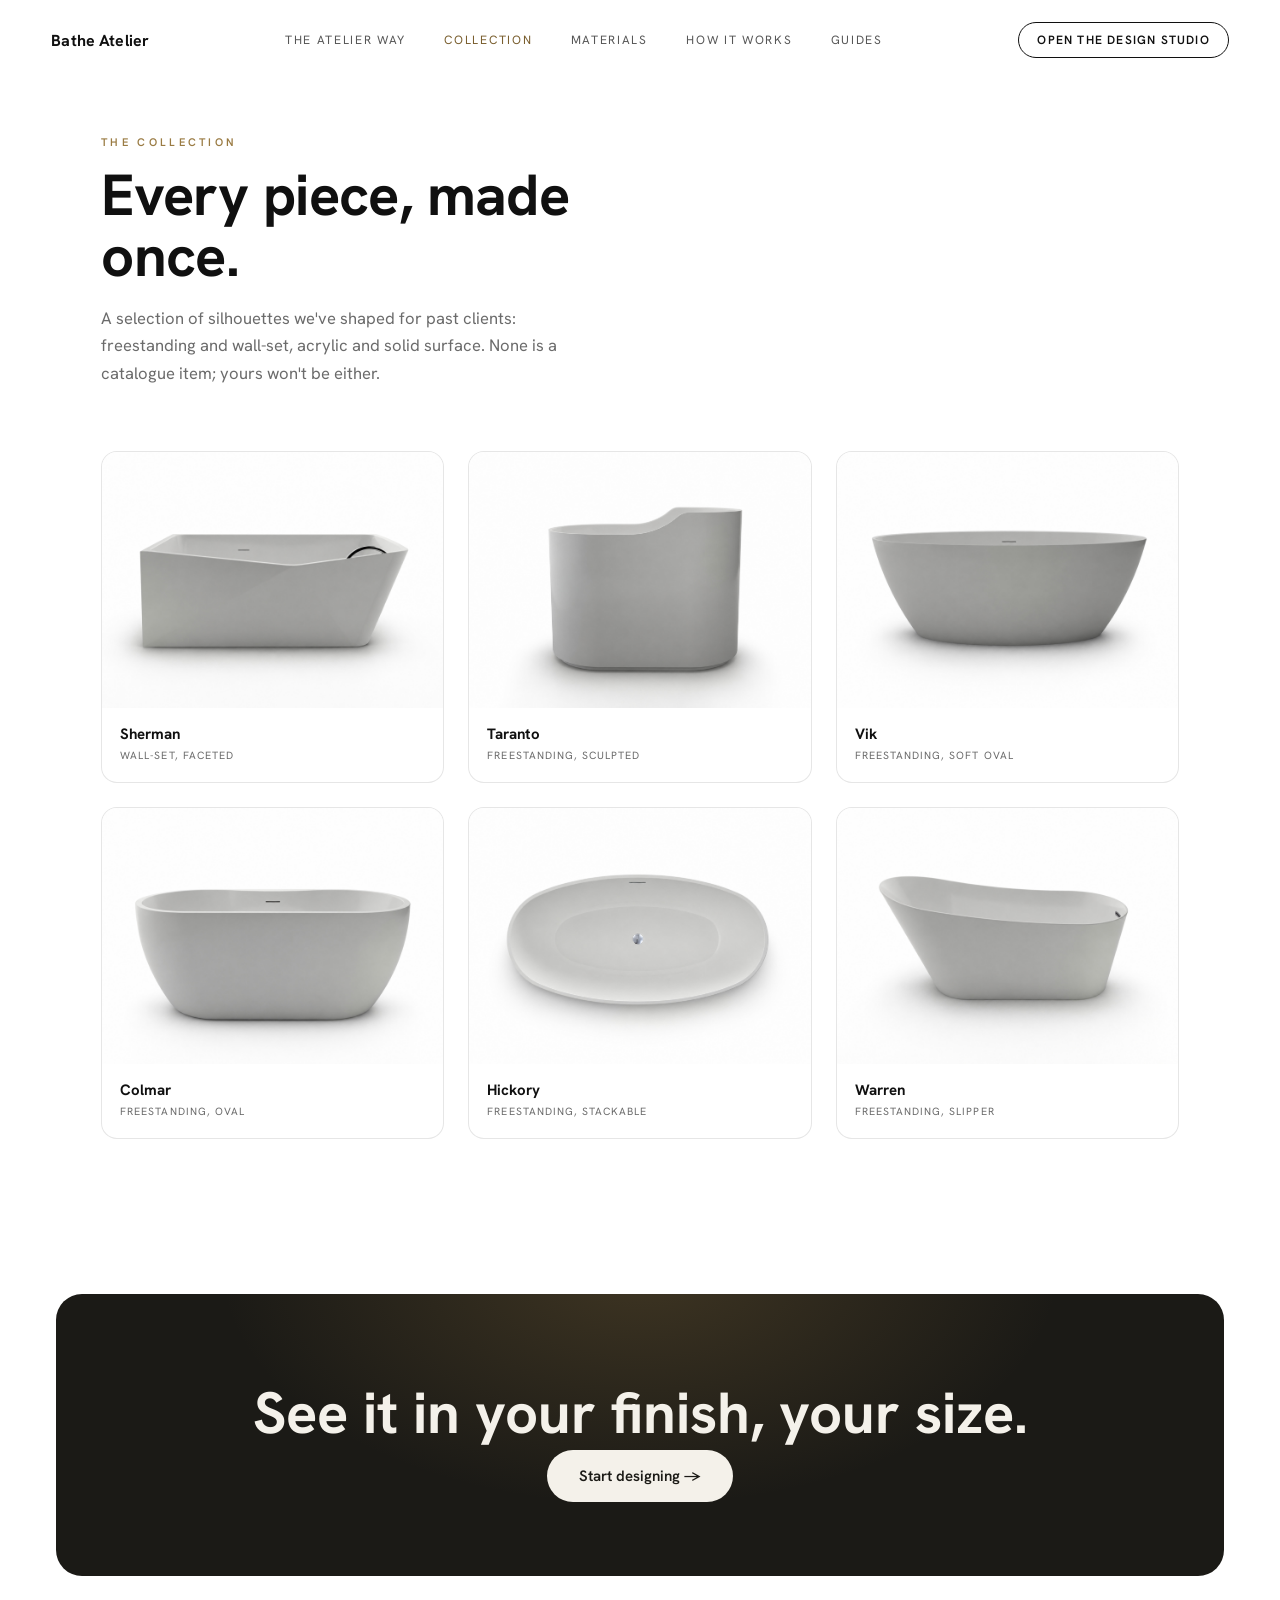
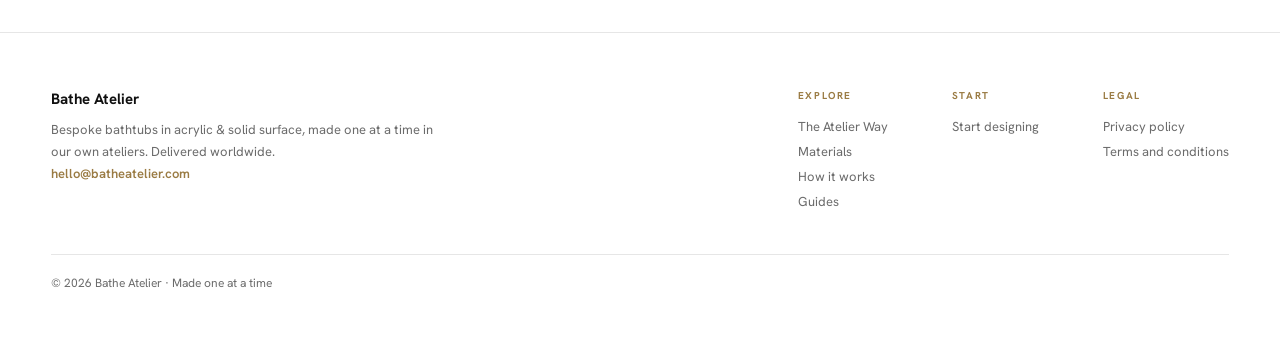
<file: collection.html>
<!DOCTYPE html>
<html lang="en">
<head>
<meta charset="UTF-8">
<meta name="viewport" content="width=device-width, initial-scale=1.0">
<link rel="icon" type="image/svg+xml" href="assets/favicon.svg">
<link rel="alternate icon" href="assets/favicon.ico">
<meta name="robots" content="noindex, nofollow">
<title>The Collection: Bespoke Bathtubs, Shaped Once | Bathe Atelier</title>
<meta name="description" content="A selection of silhouettes we've shaped for past clients: none a catalogue item. Browse the collection, then start your own.">
<link rel="preconnect" href="https://fonts.googleapis.com">
<link rel="preconnect" href="https://fonts.gstatic.com" crossorigin>
<link href="https://fonts.googleapis.com/css2?family=Hanken+Grotesk:ital,wght@0,300..800;1,400&display=swap" rel="stylesheet">
<style>
  :root{
    --ink:#101010; --paper:#ffffff; --cream:#f4f2ed; --line:rgba(16,16,16,.10);
    --muted:#6b6b6b; --accent:#c69e63; --accent-deep:#9a7b43;
  }
  *{margin:0;padding:0;box-sizing:border-box}
  body{background:var(--paper);color:var(--ink);font-family:"Hanken Grotesk",system-ui,sans-serif;-webkit-font-smoothing:antialiased}
  ::selection{background:var(--accent);color:var(--ink)}
  a{color:inherit;text-decoration:none}

  header{max-width:1180px;margin:0 auto;padding:clamp(108px,15vh,148px) clamp(18px,4vw,56px) 10px}
  header .eyebrow{font-size:11px;letter-spacing:.3em;text-transform:uppercase;color:var(--accent-deep);font-weight:600;margin-bottom:16px}
  header h1{font-size:clamp(32px,5vw,58px);font-weight:700;line-height:1.05;letter-spacing:-.01em;max-width:16ch}
  header p{margin-top:18px;max-width:56ch;font-size:clamp(14px,1.3vw,17px);line-height:1.65;color:var(--muted)}

  .band{padding:clamp(40px,6vh,64px) clamp(18px,4vw,56px) clamp(70px,11vh,120px);max-width:1180px;margin:0 auto}
  .collection{display:grid;grid-template-columns:repeat(3,1fr);gap:clamp(14px,2vw,24px)}
  @media(max-width:900px){.collection{grid-template-columns:repeat(2,1fr)}}
  @media(max-width:560px){.collection{grid-template-columns:1fr}}
  .piece{border:1px solid var(--line);border-radius:16px;overflow:hidden;background:var(--paper);
    transition:transform .35s ease,box-shadow .35s ease}
  .piece:hover{transform:translateY(-5px);box-shadow:0 24px 46px -18px rgba(16,16,16,.18)}
  .piece .img{aspect-ratio:4/3;background-size:cover;background-position:center;background-color:var(--cream)}
  .piece .info{padding:16px 18px 20px}
  .piece .name{display:block;font-size:15px;font-weight:700}
  .piece .tag{display:block;margin-top:4px;font-size:10.5px;letter-spacing:.1em;text-transform:uppercase;color:var(--muted)}
  .piece .note{margin-top:14px;font-size:13px;color:var(--muted)}

  footer{border-top:1px solid var(--line);padding:56px clamp(18px,4vw,56px) 64px}
  .foot{max-width:1180px;margin:0 auto;display:flex;flex-wrap:wrap;gap:28px 56px;justify-content:space-between;align-items:flex-start}
  .foot .brandline{max-width:44ch}
  .foot .brandline b{display:block;font-size:15px;font-weight:700;margin-bottom:10px}
  .foot .brandline p{font-size:13px;line-height:1.7;color:var(--muted)}
  .foot .brandline a{color:var(--accent-deep);font-weight:600}
  .foot .cols{display:flex;gap:clamp(28px,5vw,72px)}
  .foot .col span{display:block;font-size:10px;letter-spacing:.16em;text-transform:uppercase;color:var(--accent-deep);font-weight:700;margin-bottom:12px}
  .foot .col a{display:block;font-size:13px;color:var(--muted);padding:4px 0;transition:color .2s}
  .foot .col a:hover{color:var(--ink)}
  .legal{max-width:1180px;margin:40px auto 0;padding-top:20px;border-top:1px solid var(--line);
    font-size:12px;color:var(--muted)}
</style>
</head>
<body>
<script src="lib-site-nav.js"></script>

<header>
  <div class="eyebrow">The Collection</div>
  <h1>Every piece, made once.</h1>
  <p>A selection of silhouettes we've shaped for past clients: freestanding and wall-set, acrylic and solid surface. None is a catalogue item; yours won't be either.</p>
</header>

<div class="band">
  <div class="collection">
    <a class="piece" href="home-motion.html#studio">
      <div class="img" style="background-image:url(assets/product/prod-sherman.jpg)"></div>
      <div class="info"><span class="name">Sherman</span><span class="tag">Wall-set, faceted</span></div>
    </a>
    <a class="piece" href="home-motion.html#studio">
      <div class="img" style="background-image:url(assets/product/prod-taranto.jpg)"></div>
      <div class="info"><span class="name">Taranto</span><span class="tag">Freestanding, sculpted</span></div>
    </a>
    <a class="piece" href="home-motion.html#studio">
      <div class="img" style="background-image:url(assets/product/prod-vik.jpg)"></div>
      <div class="info"><span class="name">Vik</span><span class="tag">Freestanding, soft oval</span></div>
    </a>
    <a class="piece" href="home-motion.html#studio">
      <div class="img" style="background-image:url(assets/product/prod-colmar.jpg)"></div>
      <div class="info"><span class="name">Colmar</span><span class="tag">Freestanding, oval</span></div>
    </a>
    <a class="piece" href="home-motion.html#studio">
      <div class="img" style="background-image:url(assets/product/prod-hickory.jpg)"></div>
      <div class="info"><span class="name">Hickory</span><span class="tag">Freestanding, stackable</span></div>
    </a>
    <a class="piece" href="home-motion.html#studio">
      <div class="img" style="background-image:url(assets/product/prod-warren.jpg)"></div>
      <div class="info"><span class="name">Warren</span><span class="tag">Freestanding, slipper</span></div>
    </a>
  </div>
</div>

<section style="padding:clamp(20px,5vw,56px)"><div style="max-width:1180px;margin:0 auto;background:#1b1a16;color:#f4f1ea;border-radius:26px;padding:clamp(46px,7vw,96px) clamp(28px,6vw,80px);text-align:center;position:relative;overflow:hidden"><div style="position:absolute;inset:0;background:radial-gradient(700px 400px at 50% -10%,rgba(154,123,67,.28),transparent 60%);pointer-events:none"></div><div style="position:relative"><h2 style="font-family:'Hanken Grotesk',sans-serif;font-weight:700;line-height:1.03;font-size:clamp(30px,4.6vw,58px);margin:0 auto 22px;max-width:16em">See it in your finish, your size.</h2><a href="home-motion.html#studio" style="text-decoration:none;background:#f4f1ea;color:#1b1a16;padding:16px 32px;border-radius:999px;font-size:15px;font-weight:600">Start designing →</a></div></div></section>

<footer>
  <div class="foot">
    <div class="brandline">
      <b>Bathe Atelier</b>
      <p>Bespoke bathtubs in acrylic &amp; solid surface, made one at a time in our own ateliers. Delivered worldwide.<br><a href="mailto:hello@batheatelier.com">hello@batheatelier.com</a></p>
    </div>
    <div class="cols">
      <div class="col">
        <span>Explore</span>
        <a href="atelier-way.html">The Atelier Way</a>
        <a href="materials.html">Materials</a>
        <a href="how-it-works.html">How it works</a>
        <a href="guides.html">Guides</a>
      </div>
      <div class="col">
        <span>Start</span>
        <a href="home-motion.html#studio">Start designing</a>
      </div>
      <div class="col">
        <span>Legal</span>
        <a href="privacy.html">Privacy policy</a>
        <a href="terms.html">Terms and conditions</a>
      </div>
    </div>
  </div>
  <div class="legal">© 2026 Bathe Atelier · Made one at a time</div>
</footer>
<script>
/* 2026-09-02，Lyric要求：分支比對期間，designers.html/portfolio.html/start.html這三個
   還沒套新皮膚的導覽項目直接從導覽列拿掉；logo(BATHE Atelier)連去index.html也還沒套新皮膚，
   保留品牌字樣顯示但拿掉可點擊性。只在bathe-atelier-preview這個比對快照生效，
   feat/mustsociete-restyle分支原始碼完全沒動。注意：home-motion/atelier-way/collection/
   materials/how-it-works/guides這6頁現在的nav是lib-site-nav.js在頁面載入時注入的共用元件，
   本來就不含這些項目了，這段對它們是no-op，只還對basic/medium/pro/contact/
   choosing-your-material有效。 */
(function(){
  var HIDE = ['designers.html','portfolio.html','start.html'];
  document.querySelectorAll('nav a[href]').forEach(function(a){
    var href = a.getAttribute('href');
    if(HIDE.indexOf(href) !== -1){
      a.style.display = 'none';
    } else if(href === 'index.html'){
      var span = document.createElement('span');
      span.innerHTML = a.innerHTML;
      var style = a.getAttribute('style');
      if(style) span.setAttribute('style', style);
      a.replaceWith(span);
    }
  });
})();
</script>
</body>
</html>
</file>
